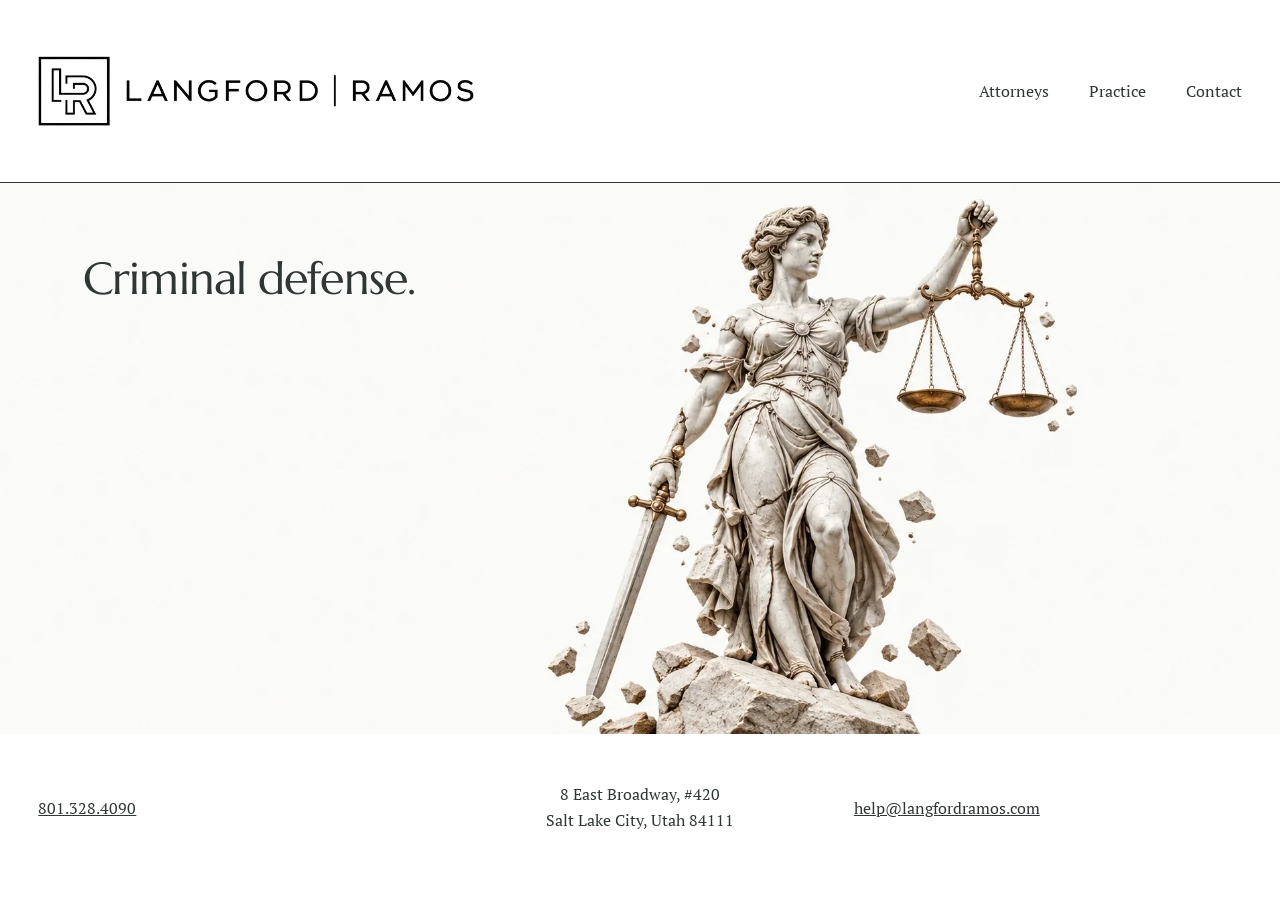
<file: index.html>
<!DOCTYPE html>
<html lang="en">
<head>
  <meta charset="UTF-8">
  <meta http-equiv="Content-Security-Policy" content="default-src 'self'; script-src 'self'; style-src 'self'; img-src 'self' data:; font-src 'self'; connect-src https://formsubmit.co; form-action https://formsubmit.co; base-uri 'self'">
  <meta name="viewport" content="width=device-width, initial-scale=1">
  <title>Langford | Ramos - Criminal Defense, Salt Lake City</title>
  <meta name="description" content="Langford | Ramos is a criminal defense firm in Salt Lake City representing people facing criminal investigations and charges in state and federal court.">
  <link rel="canonical" href="https://langfordramoslaw.com/">

  <!-- Favicon -->
  <link rel="icon" href="assets/favicon/favicon.ico" sizes="48x48">
  <link rel="icon" href="assets/favicon/favicon-32.png" sizes="32x32" type="image/png">
  <link rel="apple-touch-icon" href="assets/favicon/apple-touch-icon.png">

  <!-- Open Graph -->
  <meta property="og:title" content="Langford | Ramos - Criminal Defense, Salt Lake City">
  <meta property="og:description" content="Langford | Ramos is a criminal defense firm in Salt Lake City representing people facing criminal investigations and charges in state and federal court.">
  <meta property="og:type" content="website">
  <meta property="og:url" content="https://langfordramoslaw.com/">
  <meta property="og:image" content="https://langfordramoslaw.com/assets/images/og-image.png">

  <!-- Preload Fonts -->
  <link rel="preload" href="assets/fonts/marcellus-latin-400-normal.woff2" as="font" type="font/woff2" crossorigin>
  <link rel="preload" href="assets/fonts/pt-serif-latin-400-normal.woff2" as="font" type="font/woff2" crossorigin>

  <!-- Styles -->
  <link rel="stylesheet" href="assets/css/site.css">

  <!-- Structured Data -->
  <script type="application/ld+json">
  {
    "@context": "https://schema.org",
    "@type": "LegalService",
    "name": "Langford | Ramos",
    "url": "https://langfordramoslaw.com/",
    "image": "https://langfordramoslaw.com/assets/images/og-image.png",
    "telephone": "+1-801-328-4090",
    "email": "help@langfordramos.com",
    "address": {
      "@type": "PostalAddress",
      "streetAddress": "8 East Broadway, #420",
      "addressLocality": "Salt Lake City",
      "addressRegion": "UT",
      "postalCode": "84111",
      "addressCountry": "US"
    },
    "geo": {
      "@type": "GeoCoordinates",
      "latitude": 40.7625436,
      "longitude": -111.8905967
    },
    "areaServed": "Utah"
  }
  </script>
</head>
<body>
  <a href="#main" class="skip-link">Skip to content</a>

  <header class="site-header">
    <a href="./" class="header-logo-link">
      <img src="assets/images/logo-800.png" alt="Langford | Ramos" class="header-logo" width="800" height="129">
    </a>
    <nav class="site-nav" aria-label="Main">
      <ul>
        <li><a href="attorneys/">Attorneys</a></li>
        <li><a href="practice/">Practice</a></li>
        <li><a href="contact/">Contact</a></li>
      </ul>
    </nav>
  </header>

  <main id="main">
    <section class="hero">
      <div class="hero-content">
        <h1 class="tagline">Criminal defense.</h1>
      </div>
      <div class="hero-image">
        <picture>
          <source media="(min-width: 900px)" srcset="assets/images/hero-lady-justice-1911.webp" width="1911" height="823">
          <source media="(min-width: 600px)" srcset="assets/images/hero-lady-justice-1280.webp" width="1280" height="551">
          <img src="assets/images/hero-lady-justice-mobile-830.webp" width="830" height="823"
               alt="Marble statue of Lady Justice holding a sword and scales" fetchpriority="high">
        </picture>
      </div>
    </section>
  </main>

  <footer class="site-footer">
    <div class="footer-content">
      <div>
        <a href="tel:+18013284090">801.328.4090</a>
      </div>
      <address>
        8 East Broadway, #420<br>
        Salt Lake City, Utah 84111
      </address>
      <div>
        <a href="&#109;&#97;&#105;&#108;&#116;&#111;&#58;&#104;&#101;&#108;&#112;&#64;&#108;&#97;&#110;&#103;&#102;&#111;&#114;&#100;&#114;&#97;&#109;&#111;&#115;&#46;&#99;&#111;&#109;">&#104;&#101;&#108;&#112;&#64;&#108;&#97;&#110;&#103;&#102;&#111;&#114;&#100;&#114;&#97;&#109;&#111;&#115;&#46;&#99;&#111;&#109;</a>
      </div>
    </div>
  </footer>
</body>
</html>
</file>
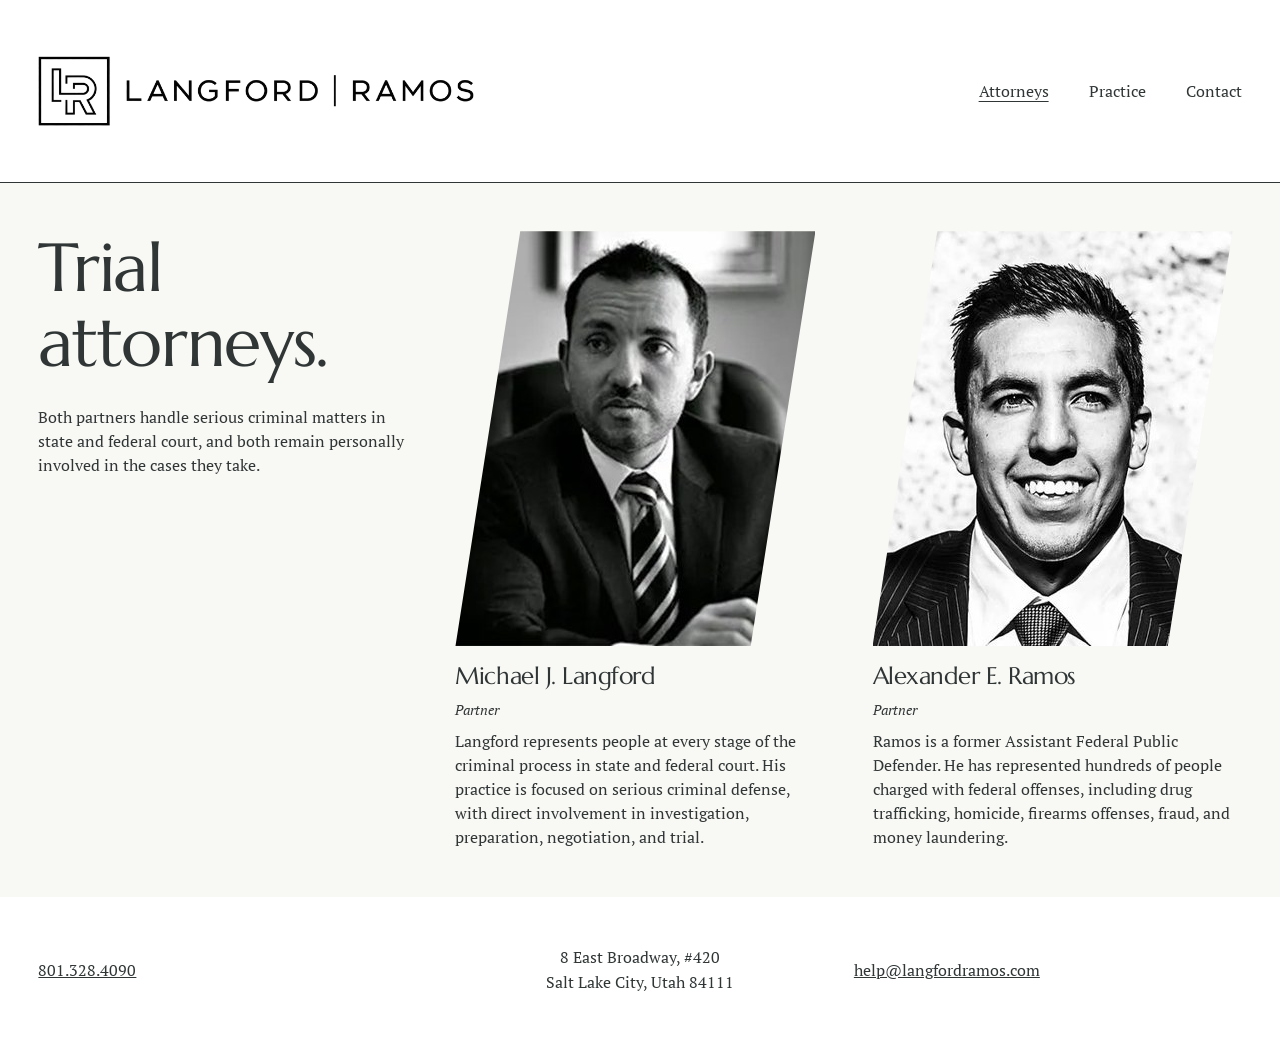
<file: attorneys/index.html>
<!DOCTYPE html>
<html lang="en">
<head>
  <meta charset="UTF-8">
  <meta http-equiv="Content-Security-Policy" content="default-src 'self'; script-src 'self'; style-src 'self'; img-src 'self' data:; font-src 'self'; connect-src https://formsubmit.co; form-action https://formsubmit.co; base-uri 'self'">
  <meta name="viewport" content="width=device-width, initial-scale=1">
  <title>Attorneys - Langford | Ramos</title>
  <meta name="description" content="Michael J. Langford and Alexander E. Ramos handle serious criminal matters in state and federal court, and both remain personally involved in the cases they take.">
  <link rel="canonical" href="https://langfordramoslaw.com/attorneys/">

  <!-- Favicon -->
  <link rel="icon" href="../assets/favicon/favicon.ico" sizes="48x48">
  <link rel="icon" href="../assets/favicon/favicon-32.png" sizes="32x32" type="image/png">
  <link rel="apple-touch-icon" href="../assets/favicon/apple-touch-icon.png">

  <!-- Open Graph -->
  <meta property="og:title" content="Attorneys - Langford | Ramos">
  <meta property="og:description" content="Michael J. Langford and Alexander E. Ramos handle serious criminal matters in state and federal court, and both remain personally involved in the cases they take.">
  <meta property="og:type" content="website">
  <meta property="og:url" content="https://langfordramoslaw.com/attorneys/">
  <meta property="og:image" content="https://langfordramoslaw.com/assets/images/og-image.png">

  <!-- Preload Fonts -->
  <link rel="preload" href="../assets/fonts/marcellus-latin-400-normal.woff2" as="font" type="font/woff2" crossorigin>
  <link rel="preload" href="../assets/fonts/pt-serif-latin-400-normal.woff2" as="font" type="font/woff2" crossorigin>

  <!-- Styles -->
  <link rel="stylesheet" href="../assets/css/site.css">

  <!-- Structured Data -->
  <script type="application/ld+json">
  {
    "@context": "https://schema.org",
    "@graph": [
      {
        "@type": "Person",
        "name": "Michael J. Langford",
        "jobTitle": "Partner",
        "worksFor": {
          "@type": "Organization",
          "name": "Langford | Ramos"
        },
        "url": "https://langfordramoslaw.com/attorneys/"
      },
      {
        "@type": "Person",
        "name": "Alexander E. Ramos",
        "jobTitle": "Partner",
        "worksFor": {
          "@type": "Organization",
          "name": "Langford | Ramos"
        },
        "url": "https://langfordramoslaw.com/attorneys/"
      }
    ]
  }
  </script>
</head>
<body>
  <a href="#main" class="skip-link">Skip to content</a>

  <header class="site-header">
    <a href="../" class="header-logo-link">
      <img src="../assets/images/logo-800.png" alt="Langford | Ramos" class="header-logo" width="800" height="129">
    </a>
    <nav class="site-nav" aria-label="Main">
      <ul>
        <li><a href="./" aria-current="page">Attorneys</a></li>
        <li><a href="../practice/">Practice</a></li>
        <li><a href="../contact/">Contact</a></li>
      </ul>
    </nav>
  </header>

  <main id="main">
    <section class="page-section page-section--ivory">
      <div class="attorneys-layout">
        <div class="attorneys-intro">
          <h1>Trial attorneys.</h1>
          <p>Both partners handle serious criminal matters in state and federal court, and both remain personally involved in the cases they take.</p>
        </div>

        <div class="attorney-list">
          <article class="attorney">
            <img src="../assets/images/michael-langford.jpg"
                 alt="Michael J. Langford"
                 class="attorney-portrait"
                 width="415" height="415"
                 loading="lazy">
            <div class="attorney-content">
              <h2>Michael J. Langford</h2>
              <p class="partner-title">Partner</p>
              <p>Langford represents people at every stage of the criminal process in state and federal court. His practice is focused on serious criminal defense, with direct involvement in investigation, preparation, negotiation, and trial.</p>
            </div>
          </article>

          <article class="attorney">
            <img src="../assets/images/alexander-ramos.jpg"
                 alt="Alexander E. Ramos"
                 class="attorney-portrait"
                 width="415" height="415"
                 loading="lazy">
            <div class="attorney-content">
              <h2>Alexander E. Ramos</h2>
              <p class="partner-title">Partner</p>
              <p>Ramos is a former Assistant Federal Public Defender. He has represented hundreds of people charged with federal offenses, including drug trafficking, homicide, firearms offenses, fraud, and money laundering.</p>
            </div>
          </article>
        </div>
      </div>
    </section>
  </main>

  <footer class="site-footer">
    <div class="footer-content">
      <div>
        <a href="tel:+18013284090">801.328.4090</a>
      </div>
      <address>
        8 East Broadway, #420<br>
        Salt Lake City, Utah 84111
      </address>
      <div>
        <a href="&#109;&#97;&#105;&#108;&#116;&#111;&#58;&#104;&#101;&#108;&#112;&#64;&#108;&#97;&#110;&#103;&#102;&#111;&#114;&#100;&#114;&#97;&#109;&#111;&#115;&#46;&#99;&#111;&#109;">&#104;&#101;&#108;&#112;&#64;&#108;&#97;&#110;&#103;&#102;&#111;&#114;&#100;&#114;&#97;&#109;&#111;&#115;&#46;&#99;&#111;&#109;</a>
      </div>
    </div>
  </footer>
</body>
</html>
</file>
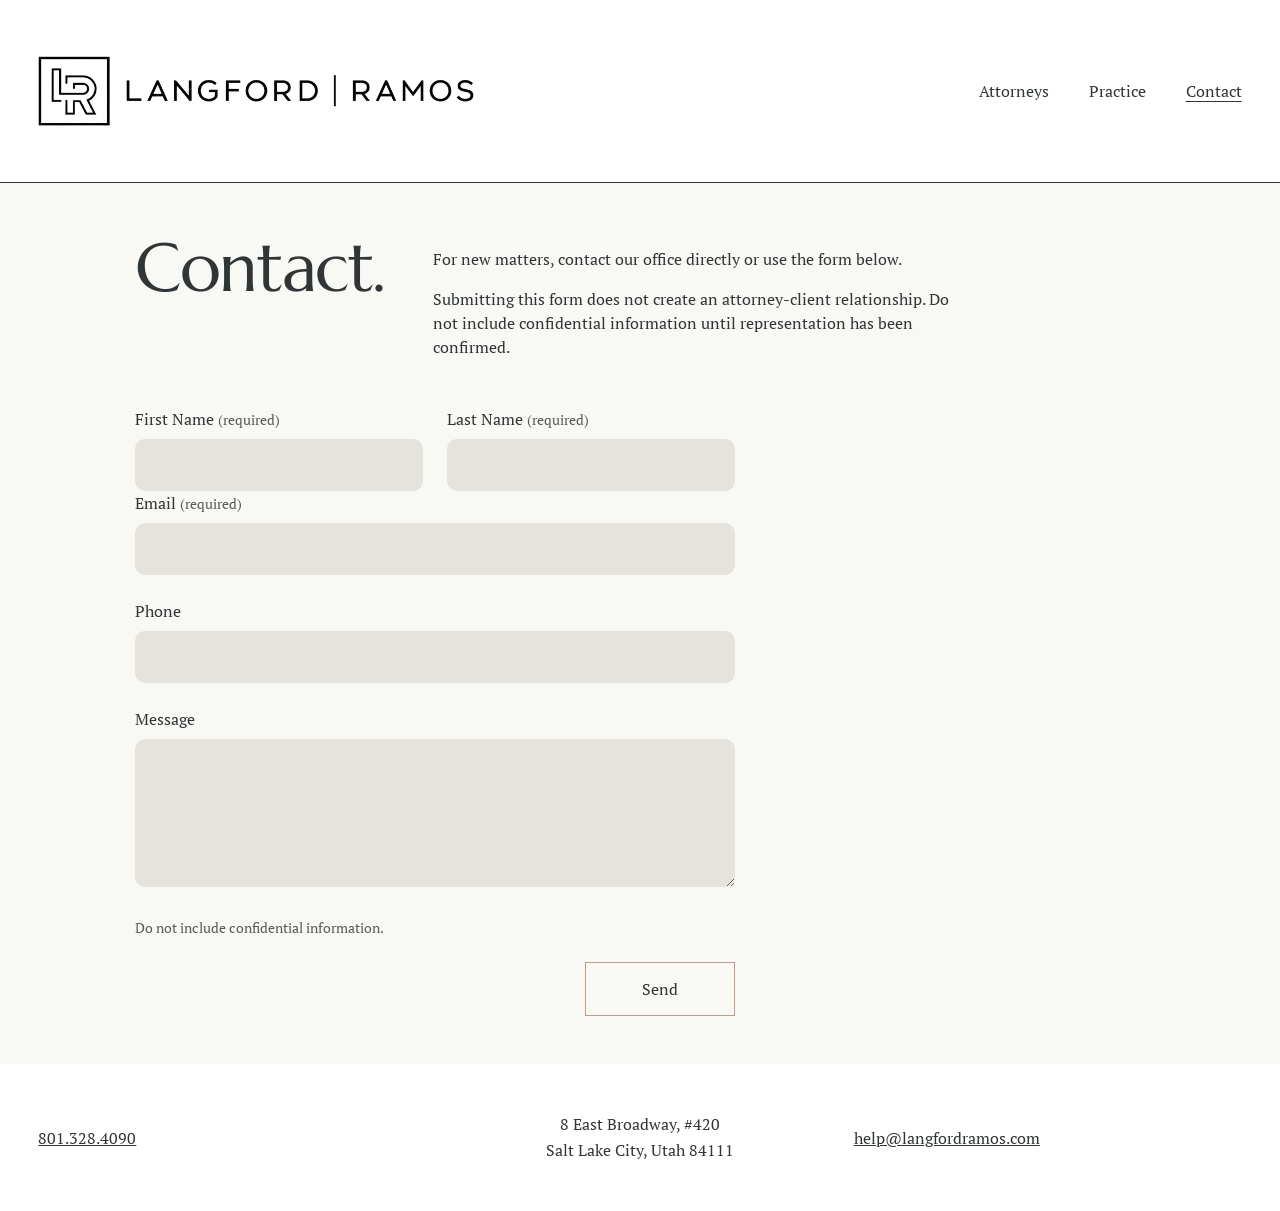
<file: contact/index.html>
<!DOCTYPE html>
<html lang="en">
<head>
  <meta charset="UTF-8">
  <meta http-equiv="Content-Security-Policy" content="default-src 'self'; script-src 'self'; style-src 'self'; img-src 'self' data:; font-src 'self'; connect-src https://formsubmit.co; form-action https://formsubmit.co; base-uri 'self'">
  <meta name="viewport" content="width=device-width, initial-scale=1">
  <title>Contact - Langford | Ramos</title>
  <meta name="description" content="Contact Langford | Ramos at 801.328.4090 or help@langfordramos.com. 8 East Broadway, #420, Salt Lake City, Utah 84111.">
  <link rel="canonical" href="https://langfordramoslaw.com/contact/">

  <!-- Favicon -->
  <link rel="icon" href="../assets/favicon/favicon.ico" sizes="48x48">
  <link rel="icon" href="../assets/favicon/favicon-32.png" sizes="32x32" type="image/png">
  <link rel="apple-touch-icon" href="../assets/favicon/apple-touch-icon.png">

  <!-- Open Graph -->
  <meta property="og:title" content="Contact - Langford | Ramos">
  <meta property="og:description" content="Contact Langford | Ramos at 801.328.4090 or help@langfordramos.com. 8 East Broadway, #420, Salt Lake City, Utah 84111.">
  <meta property="og:type" content="website">
  <meta property="og:url" content="https://langfordramoslaw.com/contact/">
  <meta property="og:image" content="https://langfordramoslaw.com/assets/images/og-image.png">

  <!-- Preload Fonts -->
  <link rel="preload" href="../assets/fonts/marcellus-latin-400-normal.woff2" as="font" type="font/woff2" crossorigin>
  <link rel="preload" href="../assets/fonts/pt-serif-latin-400-normal.woff2" as="font" type="font/woff2" crossorigin>

  <!-- Styles -->
  <link rel="stylesheet" href="../assets/css/site.css">
</head>
<body>
  <a href="#main" class="skip-link">Skip to content</a>

  <header class="site-header">
    <a href="../" class="header-logo-link">
      <img src="../assets/images/logo-800.png" alt="Langford | Ramos" class="header-logo" width="800" height="129">
    </a>
    <nav class="site-nav" aria-label="Main">
      <ul>
        <li><a href="../attorneys/">Attorneys</a></li>
        <li><a href="../practice/">Practice</a></li>
        <li><a href="./" aria-current="page">Contact</a></li>
      </ul>
    </nav>
  </header>

  <main id="main">
    <section class="page-section page-section--ivory">
      <div class="contact-layout">
        <div class="contact-header-row">
          <h1>Contact.</h1>
          <div class="contact-intro">
            <p>For new matters, contact our office directly or use the form below.</p>
            <p>Submitting this form does not create an attorney-client relationship. Do not include confidential information until representation has been confirmed.</p>
          </div>
        </div>

        <div class="contact-call-btn">
          <a href="tel:+18013284090" class="btn btn--full">Call 801.328.4090</a>
        </div>

        <!-- TODO: Replace email in action with FormSubmit random string when available -->
        <form id="contact-form" class="contact-form" action="https://formsubmit.co/help@langfordramos.com" method="POST">
          <!-- Hidden fields -->
          <input type="hidden" name="_subject" value="New website inquiry - Langford | Ramos">
          <input type="hidden" name="_next" value="https://langfordramoslaw.com/thanks/">
          <input type="hidden" name="_template" value="table">
          <input type="hidden" name="_blacklist" value="seo services,backlinks,crypto,casino,viagra">
          <!-- Honeypot -->
          <input type="text" name="_honey" class="form-honey" tabindex="-1" autocomplete="off" aria-hidden="true">
          <!-- JS token (filled by JavaScript, empty = bot) -->
          <input type="hidden" name="_gotcha" value="">

          <div class="form-row-double">
            <div class="form-row">
              <label for="first_name">First Name <span class="required-hint">(required)</span></label>
              <input type="text" id="first_name" name="first_name" required autocomplete="given-name" maxlength="100">
            </div>
            <div class="form-row">
              <label for="last_name">Last Name <span class="required-hint">(required)</span></label>
              <input type="text" id="last_name" name="last_name" required autocomplete="family-name" maxlength="100">
            </div>
          </div>

          <div class="form-row">
            <label for="email">Email <span class="required-hint">(required)</span></label>
            <input type="email" id="email" name="email" required autocomplete="email" inputmode="email" maxlength="254">
          </div>

          <div class="form-row">
            <label for="phone">Phone</label>
            <input type="tel" id="phone" name="phone" autocomplete="tel" inputmode="tel" maxlength="30">
          </div>

          <div class="form-row">
            <label for="message">Message</label>
            <textarea id="message" name="message" rows="5" maxlength="5000"></textarea>
          </div>

          <p class="form-disclaimer">Do not include confidential information.</p>

          <div class="form-submit-row">
            <button type="submit" class="btn">Send</button>
          </div>

          <div id="form-status" class="form-status" role="status" aria-live="polite" hidden></div>
        </form>
      </div>
    </section>
  </main>

  <footer class="site-footer">
    <div class="footer-content">
      <div>
        <a href="tel:+18013284090">801.328.4090</a>
      </div>
      <address>
        8 East Broadway, #420<br>
        Salt Lake City, Utah 84111
      </address>
      <div>
        <a href="&#109;&#97;&#105;&#108;&#116;&#111;&#58;&#104;&#101;&#108;&#112;&#64;&#108;&#97;&#110;&#103;&#102;&#111;&#114;&#100;&#114;&#97;&#109;&#111;&#115;&#46;&#99;&#111;&#109;">&#104;&#101;&#108;&#112;&#64;&#108;&#97;&#110;&#103;&#102;&#111;&#114;&#100;&#114;&#97;&#109;&#111;&#115;&#46;&#99;&#111;&#109;</a>
      </div>
    </div>
  </footer>

  <script src="../assets/js/contact.js"></script>
</body>
</html>
</file>
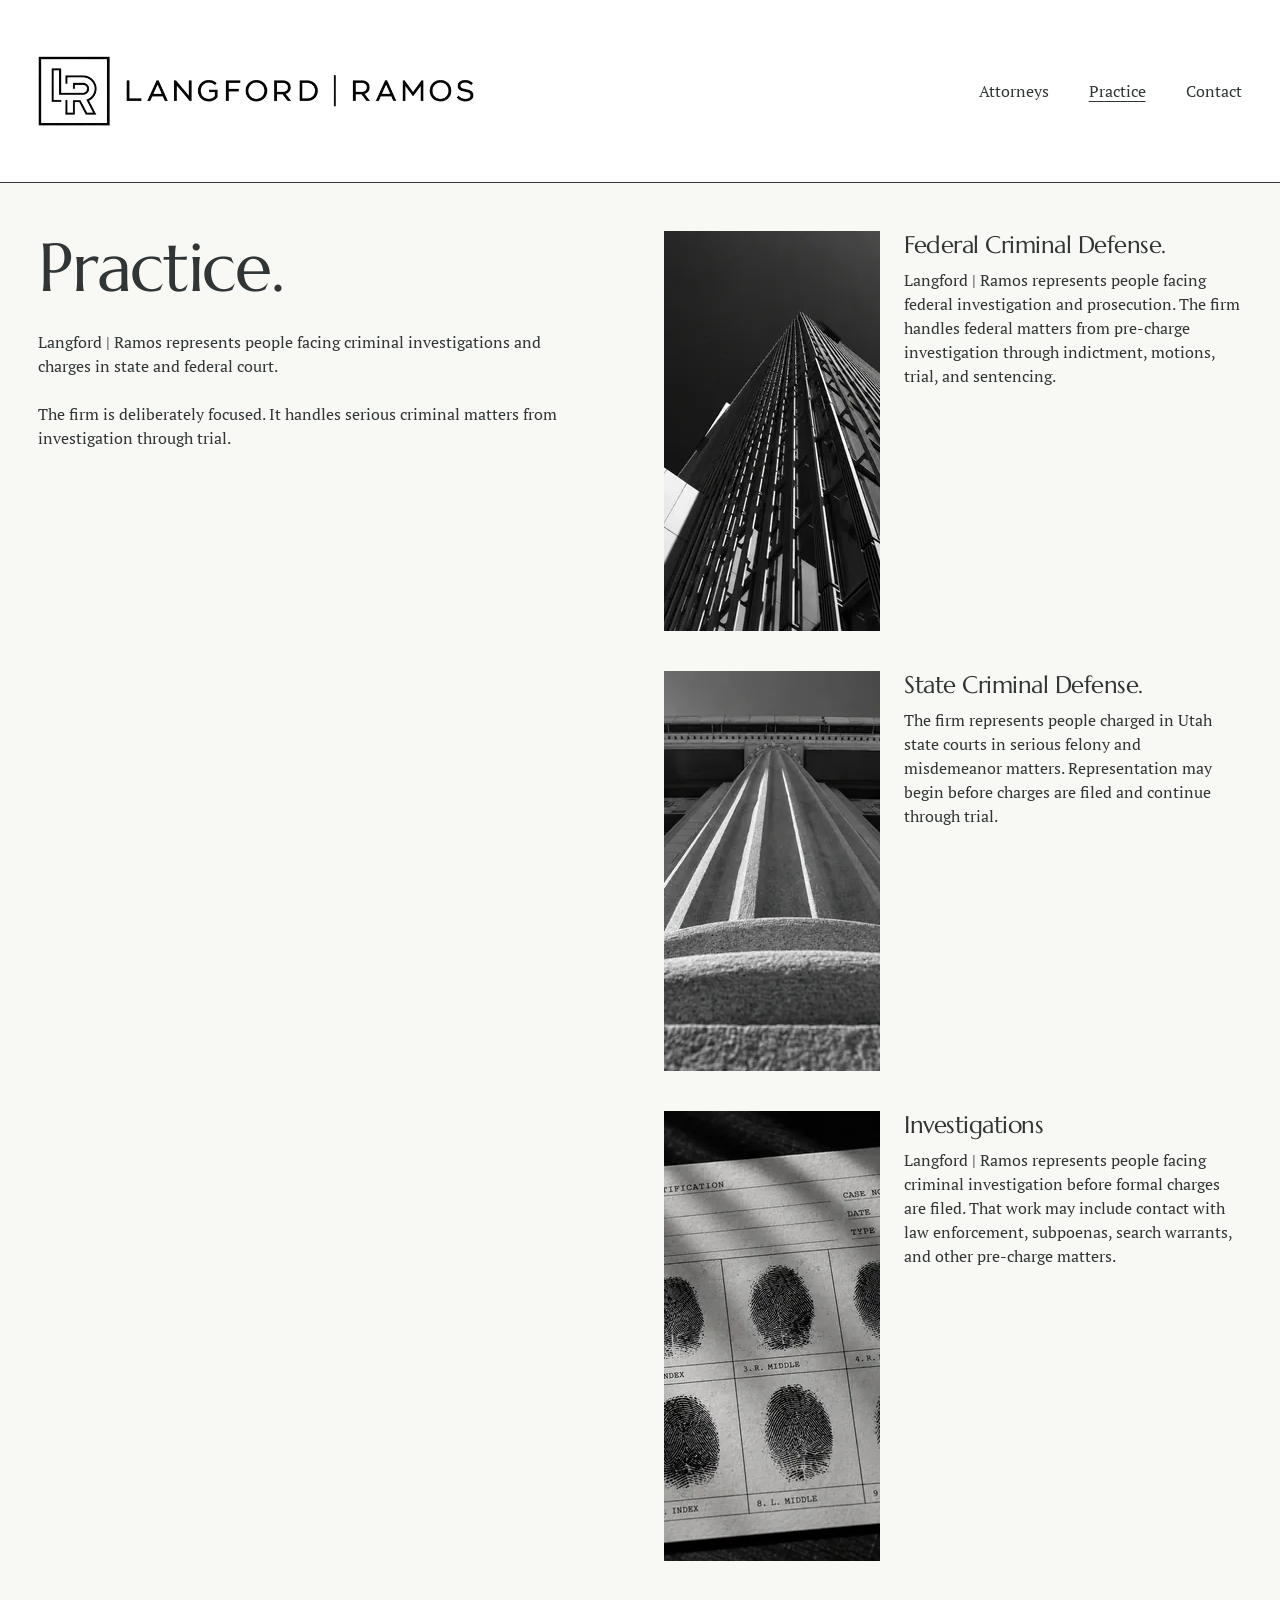
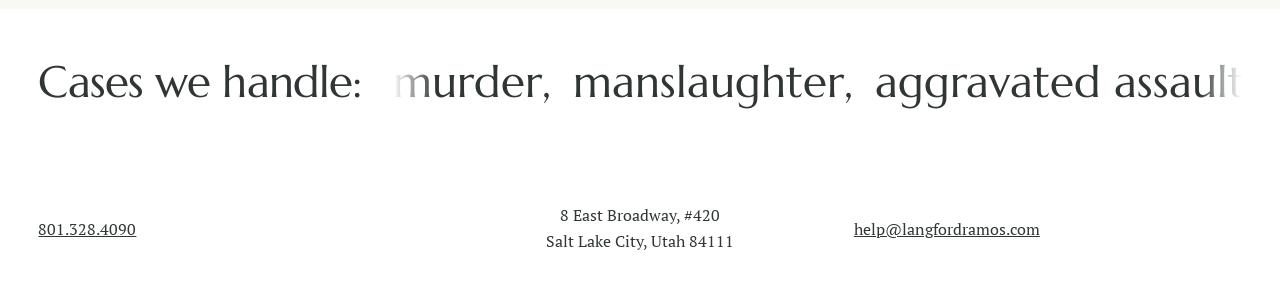
<file: practice/index.html>
<!DOCTYPE html>
<html lang="en">
<head>
  <meta charset="UTF-8">
  <meta http-equiv="Content-Security-Policy" content="default-src 'self'; script-src 'self'; style-src 'self'; img-src 'self' data:; font-src 'self'; connect-src https://formsubmit.co; form-action https://formsubmit.co; base-uri 'self'">
  <meta name="viewport" content="width=device-width, initial-scale=1">
  <title>Practice - Langford | Ramos</title>
  <meta name="description" content="Federal criminal defense, Utah state criminal defense, and pre-charge investigations. Langford | Ramos handles serious criminal matters from investigation through trial.">
  <link rel="canonical" href="https://langfordramoslaw.com/practice/">

  <!-- Favicon -->
  <link rel="icon" href="../assets/favicon/favicon.ico" sizes="48x48">
  <link rel="icon" href="../assets/favicon/favicon-32.png" sizes="32x32" type="image/png">
  <link rel="apple-touch-icon" href="../assets/favicon/apple-touch-icon.png">

  <!-- Open Graph -->
  <meta property="og:title" content="Practice - Langford | Ramos">
  <meta property="og:description" content="Federal criminal defense, Utah state criminal defense, and pre-charge investigations. Langford | Ramos handles serious criminal matters from investigation through trial.">
  <meta property="og:type" content="website">
  <meta property="og:url" content="https://langfordramoslaw.com/practice/">
  <meta property="og:image" content="https://langfordramoslaw.com/assets/images/og-image.png">

  <!-- Preload Fonts -->
  <link rel="preload" href="../assets/fonts/marcellus-latin-400-normal.woff2" as="font" type="font/woff2" crossorigin>
  <link rel="preload" href="../assets/fonts/pt-serif-latin-400-normal.woff2" as="font" type="font/woff2" crossorigin>

  <!-- Styles -->
  <link rel="stylesheet" href="../assets/css/site.css">
</head>
<body>
  <a href="#main" class="skip-link">Skip to content</a>

  <header class="site-header">
    <a href="../" class="header-logo-link">
      <img src="../assets/images/logo-800.png" alt="Langford | Ramos" class="header-logo" width="800" height="129">
    </a>
    <nav class="site-nav" aria-label="Main">
      <ul>
        <li><a href="../attorneys/">Attorneys</a></li>
        <li><a href="./" aria-current="page">Practice</a></li>
        <li><a href="../contact/">Contact</a></li>
      </ul>
    </nav>
  </header>

  <main id="main">
    <section class="page-section page-section--ivory">
      <div class="practice-layout">
        <div class="practice-intro">
          <h1>Practice.</h1>
          <p>Langford | Ramos represents people facing criminal investigations and charges in state and federal court.</p>
          <p>The firm is deliberately focused. It handles serious criminal matters from investigation through trial.</p>
        </div>

        <div class="practice-area-list">
          <article class="practice-area">
            <img src="../assets/images/practice-federal-600.webp"
                 srcset="../assets/images/practice-federal-600.webp 600w, ../assets/images/practice-federal-1200.webp 1200w"
                 sizes="(min-width: 900px) 216px, 100vw"
                 alt=""
                 class="practice-area-image"
                 width="600" height="400"
                 loading="lazy">
            <div class="practice-area-content">
              <h2>Federal Criminal Defense.</h2>
              <p>Langford | Ramos represents people facing federal investigation and prosecution. The firm handles federal matters from pre-charge investigation through indictment, motions, trial, and sentencing.</p>
            </div>
          </article>

          <article class="practice-area">
            <img src="../assets/images/practice-state-600.webp"
                 srcset="../assets/images/practice-state-600.webp 600w, ../assets/images/practice-state-1200.webp 1200w"
                 sizes="(min-width: 900px) 216px, 100vw"
                 alt=""
                 class="practice-area-image"
                 width="600" height="400"
                 loading="lazy">
            <div class="practice-area-content">
              <h2>State Criminal Defense.</h2>
              <p>The firm represents people charged in Utah state courts in serious felony and misdemeanor matters. Representation may begin before charges are filed and continue through trial.</p>
            </div>
          </article>

          <article class="practice-area">
            <img src="../assets/images/practice-investigations-600.webp"
                 srcset="../assets/images/practice-investigations-600.webp 600w, ../assets/images/practice-investigations-1200.webp 1200w"
                 sizes="(min-width: 900px) 216px, 100vw"
                 alt=""
                 class="practice-area-image"
                 width="600" height="450"
                 loading="lazy">
            <div class="practice-area-content">
              <h2>Investigations</h2>
              <p>Langford | Ramos represents people facing criminal investigation before formal charges are filed. That work may include contact with law enforcement, subpoenas, search warrants, and other pre-charge matters.</p>
            </div>
          </article>
        </div>
      </div>
    </section>

    <section class="cases-strip">
      <h2>Cases we handle:</h2>
      <div class="marquee-wrapper">
        <div class="marquee-track">
          <div class="marquee-content">
            <span>murder</span>
            <span>manslaughter</span>
            <span>aggravated assault</span>
            <span>robbery</span>
            <span>burglary</span>
            <span>kidnapping</span>
            <span>rape</span>
            <span>sexual assault</span>
            <span>arson</span>
            <span>domestic violence</span>
            <span>stalking</span>
            <span>DUI</span>
            <span>drug possession</span>
            <span>drug distribution</span>
            <span>drug trafficking</span>
            <span>firearms offenses</span>
            <span>felon in possession</span>
            <span>theft</span>
            <span>fraud</span>
            <span>identity theft</span>
            <span>wire fraud</span>
            <span>mail fraud</span>
            <span>bank fraud</span>
            <span>healthcare fraud</span>
            <span>tax crimes</span>
            <span>money laundering</span>
            <span>conspiracy</span>
            <span>racketeering</span>
            <span>obstruction of justice</span>
            <span>witness tampering</span>
            <span>cybercrime</span>
          </div>
          <div class="marquee-content" aria-hidden="true">
            <span>murder</span>
            <span>manslaughter</span>
            <span>aggravated assault</span>
            <span>robbery</span>
            <span>burglary</span>
            <span>kidnapping</span>
            <span>rape</span>
            <span>sexual assault</span>
            <span>arson</span>
            <span>domestic violence</span>
            <span>stalking</span>
            <span>DUI</span>
            <span>drug possession</span>
            <span>drug distribution</span>
            <span>drug trafficking</span>
            <span>firearms offenses</span>
            <span>felon in possession</span>
            <span>theft</span>
            <span>fraud</span>
            <span>identity theft</span>
            <span>wire fraud</span>
            <span>mail fraud</span>
            <span>bank fraud</span>
            <span>healthcare fraud</span>
            <span>tax crimes</span>
            <span>money laundering</span>
            <span>conspiracy</span>
            <span>racketeering</span>
            <span>obstruction of justice</span>
            <span>witness tampering</span>
            <span>cybercrime</span>
          </div>
        </div>
      </div>
    </section>
  </main>

  <footer class="site-footer">
    <div class="footer-content">
      <div>
        <a href="tel:+18013284090">801.328.4090</a>
      </div>
      <address>
        8 East Broadway, #420<br>
        Salt Lake City, Utah 84111
      </address>
      <div>
        <a href="&#109;&#97;&#105;&#108;&#116;&#111;&#58;&#104;&#101;&#108;&#112;&#64;&#108;&#97;&#110;&#103;&#102;&#111;&#114;&#100;&#114;&#97;&#109;&#111;&#115;&#46;&#99;&#111;&#109;">&#104;&#101;&#108;&#112;&#64;&#108;&#97;&#110;&#103;&#102;&#111;&#114;&#100;&#114;&#97;&#109;&#111;&#115;&#46;&#99;&#111;&#109;</a>
      </div>
    </div>
  </footer>
</body>
</html>
</file>
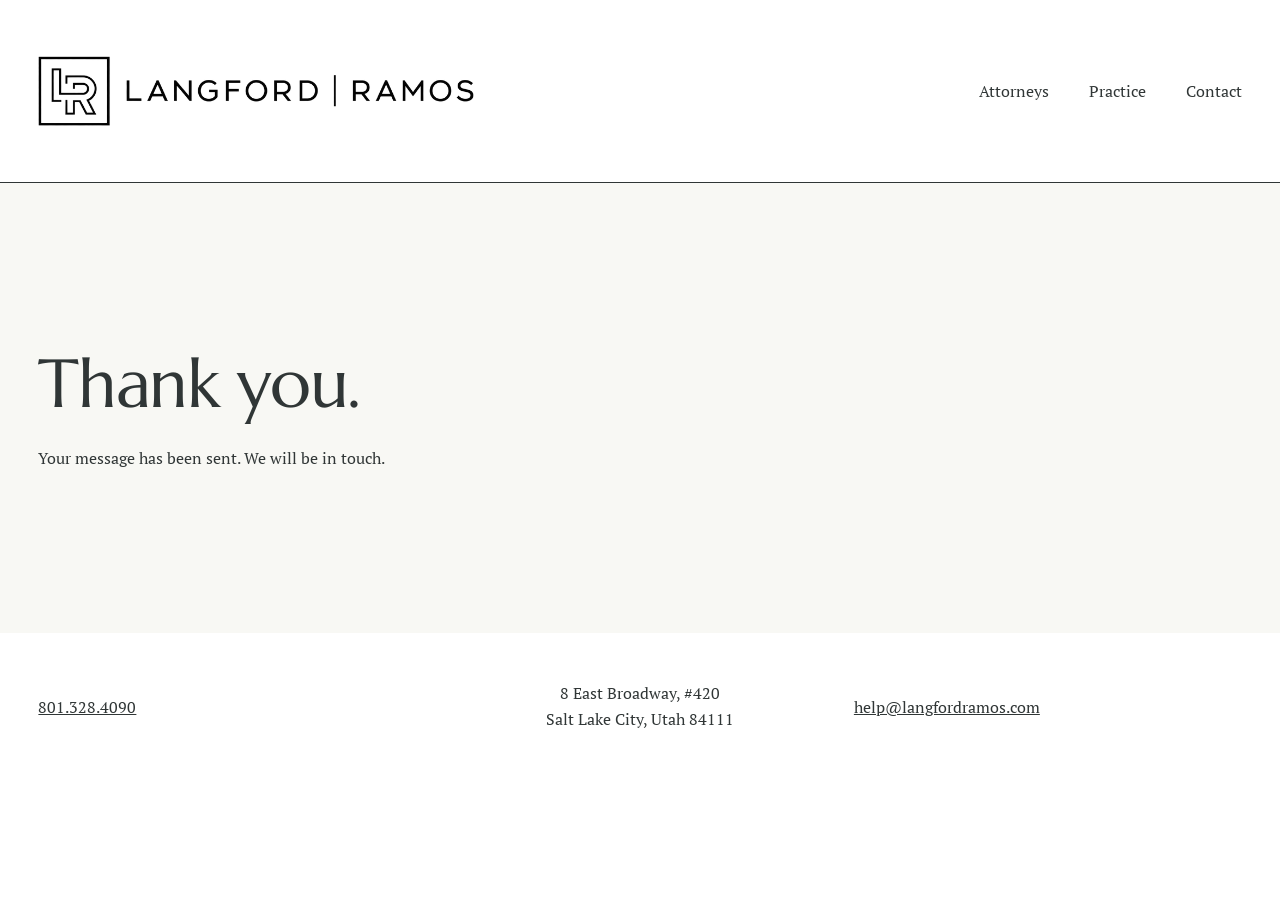
<file: thanks/index.html>
<!DOCTYPE html>
<html lang="en">
<head>
  <meta charset="UTF-8">
  <meta http-equiv="Content-Security-Policy" content="default-src 'self'; script-src 'self'; style-src 'self'; img-src 'self' data:; font-src 'self'; connect-src https://formsubmit.co; form-action https://formsubmit.co; base-uri 'self'">
  <meta name="viewport" content="width=device-width, initial-scale=1">
  <title>Thank you - Langford | Ramos</title>
  <meta name="robots" content="noindex">
  <link rel="canonical" href="https://langfordramoslaw.com/thanks/">

  <!-- Favicon -->
  <link rel="icon" href="../assets/favicon/favicon.ico" sizes="48x48">
  <link rel="icon" href="../assets/favicon/favicon-32.png" sizes="32x32" type="image/png">
  <link rel="apple-touch-icon" href="../assets/favicon/apple-touch-icon.png">

  <!-- Preload Fonts -->
  <link rel="preload" href="../assets/fonts/marcellus-latin-400-normal.woff2" as="font" type="font/woff2" crossorigin>
  <link rel="preload" href="../assets/fonts/pt-serif-latin-400-normal.woff2" as="font" type="font/woff2" crossorigin>

  <!-- Styles -->
  <link rel="stylesheet" href="../assets/css/site.css">
</head>
<body>
  <a href="#main" class="skip-link">Skip to content</a>

  <header class="site-header">
    <a href="../" class="header-logo-link">
      <img src="../assets/images/logo-800.png" alt="Langford | Ramos" class="header-logo" width="800" height="129">
    </a>
    <nav class="site-nav" aria-label="Main">
      <ul>
        <li><a href="../attorneys/">Attorneys</a></li>
        <li><a href="../practice/">Practice</a></li>
        <li><a href="../contact/">Contact</a></li>
      </ul>
    </nav>
  </header>

  <main id="main">
    <section class="page-section page-section--ivory utility-page">
      <h1>Thank you.</h1>
      <p>Your message has been sent. We will be in touch.</p>
    </section>
  </main>

  <footer class="site-footer">
    <div class="footer-content">
      <div>
        <a href="tel:+18013284090">801.328.4090</a>
      </div>
      <address>
        8 East Broadway, #420<br>
        Salt Lake City, Utah 84111
      </address>
      <div>
        <a href="&#109;&#97;&#105;&#108;&#116;&#111;&#58;&#104;&#101;&#108;&#112;&#64;&#108;&#97;&#110;&#103;&#102;&#111;&#114;&#100;&#114;&#97;&#109;&#111;&#115;&#46;&#99;&#111;&#109;">&#104;&#101;&#108;&#112;&#64;&#108;&#97;&#110;&#103;&#102;&#111;&#114;&#100;&#114;&#97;&#109;&#111;&#115;&#46;&#99;&#111;&#109;</a>
      </div>
    </div>
  </footer>
</body>
</html>
</file>
<file: assets/css/site.css>
/* ========================================
   Langford | Ramos - Site Styles
   Mobile-first CSS
   ======================================== */

/* ----- Font Faces ----- */
@font-face {
  font-family: "Marcellus";
  src: url("../fonts/marcellus-latin-400-normal.woff2") format("woff2");
  font-weight: 400;
  font-style: normal;
  font-display: swap;
}

@font-face {
  font-family: "PT Serif";
  src: url("../fonts/pt-serif-latin-400-normal.woff2") format("woff2");
  font-weight: 400;
  font-style: normal;
  font-display: swap;
}

@font-face {
  font-family: "PT Serif";
  src: url("../fonts/pt-serif-latin-400-italic.woff2") format("woff2");
  font-weight: 400;
  font-style: italic;
  font-display: swap;
}

/* ----- Design Tokens ----- */
:root {
  --ink: #303636;
  --white: #ffffff;
  --ivory: #f8f8f4;
  --hero-bg: #fafaf8;
  --field: #e5e3dc;
  --accent: #d4967d;

  --font-heading: "Marcellus", Georgia, "Times New Roman", serif;
  --font-body: "PT Serif", Georgia, "Times New Roman", serif;

  --pad-x: clamp(1.25rem, 3vw, 3rem);
  --measure: 34rem;
}

/* ----- Reset ----- */
*,
*::before,
*::after {
  box-sizing: border-box;
}

body,
h1,
h2,
h3,
p,
ul,
ol,
figure,
blockquote,
dl,
dd {
  margin: 0;
}

html {
  -webkit-text-size-adjust: 100%;
}

body {
  min-height: 100vh;
  font-family: var(--font-body);
  font-size: 1rem;
  line-height: 1.5;
  color: var(--ink);
  background: var(--white);
}

img,
picture {
  max-width: 100%;
  display: block;
}

input,
button,
textarea,
select {
  font: inherit;
}

/* ----- Focus Styles ----- */
:focus-visible {
  outline: 2px solid var(--ink);
  outline-offset: 2px;
}

/* ----- Skip Link ----- */
.skip-link {
  position: absolute;
  top: -100px;
  left: var(--pad-x);
  background: var(--white);
  color: var(--ink);
  padding: 0.5rem 1rem;
  z-index: 100;
  text-decoration: none;
}

.skip-link:focus {
  top: 0.5rem;
}

/* ----- Page Fade Animation ----- */
@keyframes fade-in {
  from { opacity: 0; }
  to { opacity: 1; }
}

main {
  animation: fade-in 0.6s ease-out;
}

@media (prefers-reduced-motion: reduce) {
  main {
    animation: none;
  }
}

/* ----- Typography ----- */
h1 {
  font-family: var(--font-heading);
  font-size: clamp(2.5rem, 1.6rem + 3.6vw, 4.25rem);
  font-weight: 400;
  line-height: 1.1;
  letter-spacing: -0.02em;
}

h1.tagline {
  font-size: clamp(2rem, 1.4rem + 2.2vw, 2.8rem);
}

h2 {
  font-family: var(--font-heading);
  font-size: clamp(1.75rem, 1.3rem + 1.8vw, 2.8rem);
  font-weight: 400;
  line-height: 1.1;
  letter-spacing: -0.02em;
}

h3,
.h3 {
  font-family: var(--font-heading);
  font-size: 1.5rem;
  font-weight: 400;
  line-height: 1.2;
}

p {
  max-width: var(--measure);
}

.partner-title {
  font-style: italic;
  font-size: 0.9rem;
}

/* ----- Links ----- */
a {
  color: var(--ink);
}

/* ----- Buttons ----- */
.btn {
  display: inline-block;
  padding: 0.875rem 2rem;
  font-family: var(--font-body);
  font-size: 1rem;
  color: var(--ink);
  text-decoration: none;
  background: transparent;
  border: 1px solid var(--accent);
  cursor: pointer;
  min-height: 48px;
  transition: background-color 0.2s ease;
}

.btn:hover,
.btn:focus {
  background: var(--accent);
}

.btn--full {
  width: 100%;
  text-align: center;
}

/* ----- Header ----- */
.site-header {
  background: var(--white);
  border-bottom: 1px solid var(--ink);
  padding: 1.5rem var(--pad-x);
}

.header-logo {
  width: clamp(180px, 56vw, 240px);
  height: auto;
}

.header-logo-link {
  display: block;
}

.site-nav {
  margin-top: 1rem;
}

.site-nav ul {
  list-style: none;
  padding: 0;
  display: flex;
  justify-content: space-between;
  gap: 1rem;
}

.site-nav a {
  display: block;
  padding: 0.75rem 0;
  min-height: 44px;
  text-decoration: none;
}

.site-nav a[aria-current="page"] {
  text-decoration: underline;
  text-underline-offset: 4px;
}

@media (min-width: 900px) {
  .site-header {
    display: flex;
    justify-content: space-between;
    align-items: center;
    padding: 3.5rem var(--pad-x);
  }

  .header-logo {
    width: clamp(300px, 34vw, 490px);
  }

  .site-nav {
    margin-top: 0;
  }

  .site-nav ul {
    gap: 2.5rem;
  }
}

/* ----- Footer ----- */
.site-footer {
  background: var(--white);
  padding: 3rem var(--pad-x);
  text-align: center;
}

.footer-content {
  display: flex;
  flex-direction: column;
  gap: 1.25rem;
  align-items: center;
}

.footer-content a {
  display: block;
  min-height: 44px;
  display: flex;
  align-items: center;
  justify-content: center;
}

.footer-content address {
  font-style: normal;
  line-height: 1.6;
}

@media (min-width: 700px) {
  .footer-content {
    flex-direction: row;
    justify-content: space-between;
    text-align: left;
  }

  .footer-content > * {
    flex: 1;
  }

  .footer-content > *:nth-child(2) {
    text-align: center;
  }

  .footer-content > *:nth-child(3) {
    text-align: right;
  }

  .footer-content a {
    justify-content: inherit;
  }
}

/* ----- Page Sections ----- */
.page-section {
  padding: 3rem var(--pad-x);
}

.page-section--ivory {
  background: var(--ivory);
}

.page-section--hero-bg {
  background: var(--hero-bg);
}

.page-section--white {
  background: var(--white);
}

/* ----- Home Page ----- */
.hero {
  background: var(--hero-bg);
}

.hero-content {
  padding: 3rem var(--pad-x) 0;
}

.hero-image {
  width: 100%;
}

.hero-image img {
  width: 100%;
  height: auto;
}

@media (min-width: 900px) {
  .hero {
    position: relative;
  }

  .hero-image {
    width: 100%;
  }

  .hero-content {
    position: absolute;
    top: 5.5vw;
    left: 6.5vw;
    padding: 0;
    max-width: 40%;
  }
}

/* ----- Attorneys Page ----- */
.attorneys-intro {
  margin-bottom: 3rem;
}

.attorneys-intro p {
  margin-top: 1.5rem;
}

.attorney-list {
  display: flex;
  flex-direction: column;
  gap: 3rem;
}

.attorney {
  display: flex;
  flex-direction: column;
  gap: 1rem;
}

.attorney-portrait {
  width: 100%;
  max-width: 360px;
  aspect-ratio: 7 / 8;
  object-fit: cover;
  clip-path: polygon(18% 0, 100% 0, 82% 100%, 0 100%);
}

.attorney h2 {
  font-size: 1.5rem;
  line-height: 1.2;
}

.attorney p {
  margin-top: 0.5rem;
}

@media (min-width: 900px) {
  .attorneys-layout {
    display: grid;
    grid-template-columns: 1fr 1fr 1fr;
    gap: 3rem;
  }

  .attorneys-intro {
    margin-bottom: 0;
  }

  .attorney-list {
    display: contents;
  }
}

/* ----- Practice Page ----- */
.practice-intro {
  margin-bottom: 3rem;
}

.practice-intro p {
  margin-top: 1.5rem;
}

.practice-area-list {
  display: flex;
  flex-direction: column;
  gap: 3rem;
}

.practice-area {
  display: flex;
  flex-direction: column;
  gap: 1rem;
}

.practice-area-image {
  width: 100%;
  aspect-ratio: 16 / 9;
  object-fit: cover;
}

.practice-area h2 {
  font-size: 1.5rem;
  line-height: 1.2;
}

.practice-area p {
  margin-top: 0.5rem;
}

@media (min-width: 900px) {
  .practice-layout {
    display: grid;
    grid-template-columns: 1fr 1fr;
    gap: 3rem;
  }

  .practice-intro {
    margin-bottom: 0;
  }

  .practice-area-list {
    gap: 2.5rem;
  }

  .practice-area {
    flex-direction: row;
    gap: 1.5rem;
  }

  .practice-area-image {
    width: 216px;
    flex-shrink: 0;
    aspect-ratio: 15 / 16;
  }

  .practice-area-content {
    flex: 1;
  }
}

/* ----- Cases Marquee ----- */
.cases-strip {
  background: var(--white);
  padding: 2.5rem var(--pad-x);
  overflow: hidden;
}

.cases-strip h2 {
  font-size: clamp(1.5rem, 1rem + 2.2vw, 2.75rem);
  margin-bottom: 1.5rem;
}

.marquee-wrapper {
  overflow: hidden;
  mask-image: linear-gradient(to right, transparent, black 5%, black 95%, transparent);
  -webkit-mask-image: linear-gradient(to right, transparent, black 5%, black 95%, transparent);
}

.marquee-track {
  display: flex;
  width: max-content;
  animation: marquee 60s linear infinite;
}

.marquee-track:hover,
.marquee-track:focus-within {
  animation-play-state: paused;
}

.marquee-content {
  display: flex;
  gap: 0.5em;
  padding-right: 0.5em;
  font-family: var(--font-heading);
  font-size: clamp(1.5rem, 1rem + 2.2vw, 2.75rem);
  white-space: nowrap;
}

.marquee-content span::after {
  content: ",";
}

.marquee-content span:last-child::after {
  content: "";
}

@keyframes marquee {
  0% {
    transform: translateX(0);
  }
  100% {
    transform: translateX(-50%);
  }
}

@media (prefers-reduced-motion: reduce) {
  .marquee-track {
    animation: none;
    flex-wrap: wrap;
  }

  .marquee-content[aria-hidden="true"] {
    display: none;
  }

  .marquee-content {
    white-space: normal;
  }
}

@media (min-width: 900px) {
  .cases-strip {
    display: flex;
    align-items: center;
    gap: 2rem;
  }

  .cases-strip h2 {
    margin-bottom: 0;
    flex-shrink: 0;
  }

  .marquee-wrapper {
    flex: 1;
    min-width: 0;
  }
}

/* ----- Contact Page ----- */
.contact-intro {
  margin-bottom: 2rem;
}

.contact-intro p {
  margin-top: 1rem;
}

.contact-call-btn {
  margin: 2rem 0;
}

@media (min-width: 900px) {
  .contact-call-btn {
    display: none;
  }
}

.contact-form {
  max-width: 600px;
}

.form-row {
  margin-bottom: 1.5rem;
}

.form-row label {
  display: block;
  margin-bottom: 0.5rem;
}

.form-row .required-hint {
  font-size: 0.875rem;
  opacity: 0.8;
}

.form-row input,
.form-row textarea {
  width: 100%;
  padding: 0.875rem 1rem;
  font-size: 1rem;
  color: var(--ink);
  background: var(--field);
  border: none;
  border-radius: 10px;
  min-height: 48px;
}

.form-row textarea {
  resize: vertical;
}

.form-row input:focus,
.form-row textarea:focus {
  outline: 2px solid var(--ink);
  outline-offset: 2px;
}

.form-disclaimer {
  font-size: 0.875rem;
  margin-bottom: 1.5rem;
  opacity: 0.8;
}

.form-submit-row {
  display: flex;
  justify-content: stretch;
}

.form-submit-row .btn {
  flex: 1;
}

@media (min-width: 900px) {
  .contact-layout {
    max-width: 1010px;
    margin: 0 auto;
  }

  .contact-header-row {
    display: grid;
    grid-template-columns: auto 1fr;
    gap: 3rem;
    align-items: start;
    margin-bottom: 3rem;
  }

  .contact-intro {
    margin-bottom: 0;
  }

  .form-row-double {
    display: grid;
    grid-template-columns: 1fr 1fr;
    gap: 1.5rem;
  }

  .form-row-double .form-row {
    margin-bottom: 0;
  }

  .form-submit-row {
    justify-content: flex-end;
  }

  .form-submit-row .btn {
    flex: none;
    min-width: 150px;
  }
}

/* ----- Form States ----- */
.form-status {
  padding: 1.5rem;
  border-radius: 10px;
  margin-top: 1rem;
}

.form-status--success {
  background: var(--field);
}

.form-status--error {
  background: #fef2f2;
  border: 1px solid #fca5a5;
}

.btn:disabled {
  opacity: 0.6;
  cursor: not-allowed;
}

/* ----- Thanks & 404 Pages ----- */
.utility-page {
  min-height: 50vh;
  display: flex;
  flex-direction: column;
  justify-content: center;
}

.utility-page h1 {
  margin-bottom: 1.5rem;
}

.utility-page a {
  margin-top: 1.5rem;
  display: inline-block;
}

/* ----- Visually Hidden ----- */
.visually-hidden {
  position: absolute;
  width: 1px;
  height: 1px;
  padding: 0;
  margin: -1px;
  overflow: hidden;
  clip: rect(0, 0, 0, 0);
  white-space: nowrap;
  border: 0;
}

/* ----- Honeypot Field ----- */
.form-honey {
  display: none;
}
</file>
